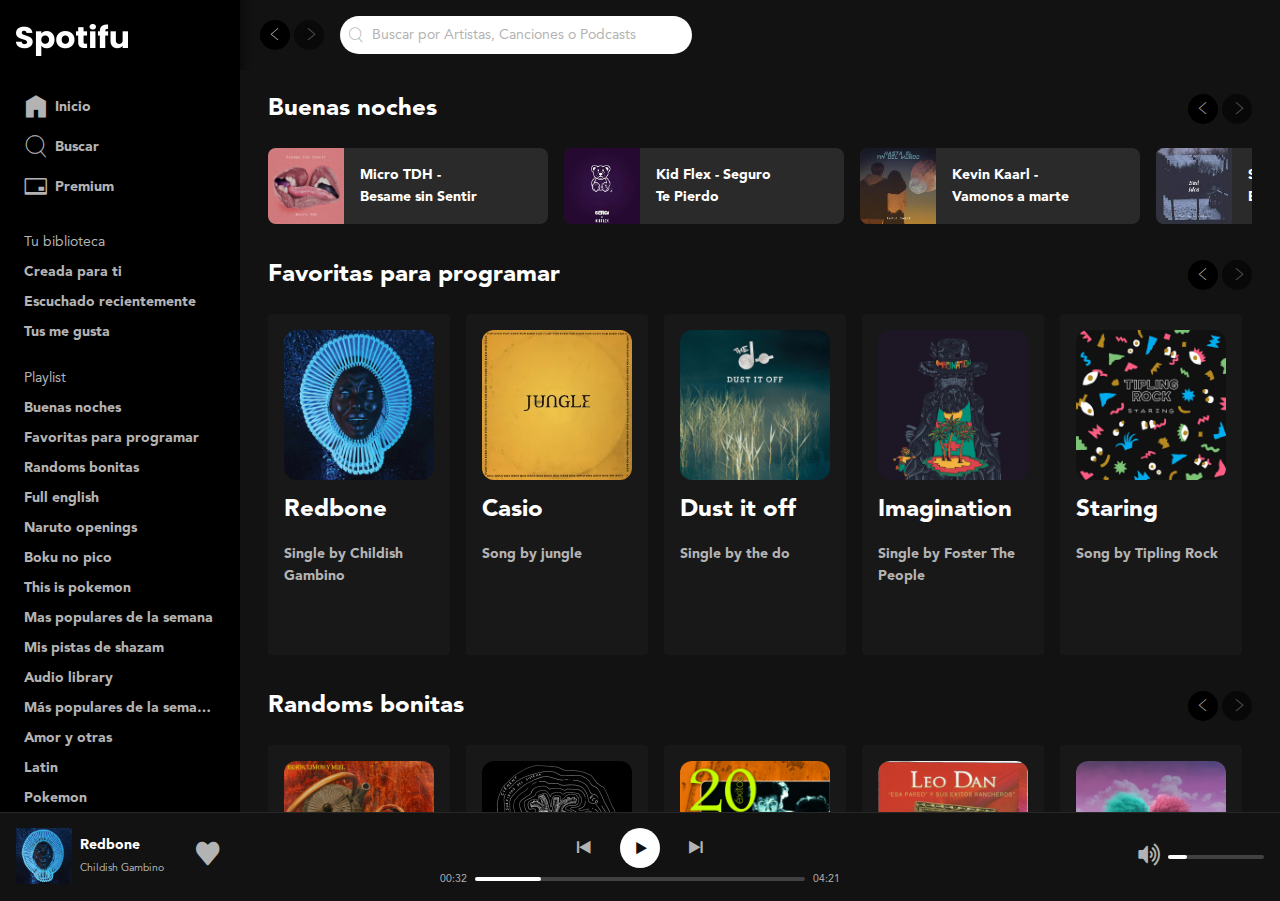
<file: index.html>
<!DOCTYPE html>
<html lang="en">
<head>
    <meta charset="UTF-8">
    <meta http-equiv="X-UA-Compatible" content="IE=edge">
    <meta name="viewport" content="width=device-width, initial-scale=1.0">
    <link rel="stylesheet" href="./css/index.css">
    <title>Spotifu</title>
    <link rel="icon" href="https://www.scdn.co/i/_global/favicon.png">
</head>
<body class="body">
    <div class="layout">
        <div class="layout-block">
            <div class="layout-sidebar">
                <div class="sidebar">
                    <header class="logo">
                        <a href="/" aria-current="page">
                            <img src="./images/spotifu-logo.png" class="logo-image" width="112" height="32" alt="Logo de spotifu">
                        </a>
                    </header>
                    <nav class="menu" aria-label="Principal">
                        <ul class="menu-list">
                            <li class="menu-item is-active">
                                <a href="/" class="link" aria-current="page">
                                    <i class="icon-home" aria-hidden="true"></i>
                                    <span>Inicio</span>
                                </a>
                            </li>
                            <li class="menu-item">
                                <a href="/" class="link">
                                    <i class="icon-search" aria-hidden="true"></i>
                                    <span>Buscar</span>
                                </a>
                            </li>
                            <li class="menu-item">
                                <a href="/" class="link">
                                    <i class="icon-creditCard" aria-hidden="true"></i>
                                    <span>Premium</span>
                                </a>
                            </li>
                        </ul>
                    </nav>
                    <nav class="list" aria-labelledby="library-navigation">
                        <h2 class="list-tittle" id="library-navigation">Tu biblioteca</h2>
                        <ul class="list-content">
                            <li class="list-item">
                                <a class="link" href="#">Creada para ti</a>
                            </li>
                            <li class="list-item">
                                <a class="link" href="#">Escuchado recientemente</a>
                            </li>
                            <li class="list-item">
                                <a class="link" href="#">Tus me gusta</a>
                            </li>
                        </ul>
                    </nav>
                    <nav class="list" aria-labelledby="playlist-navigation">
                        <h2 class="list-tittle" id="playlist.navigation">Playlist</h2>
                        <ul class="list-content">
                            <li class="list-item">
                                <a class="link" href="./two-parts/second.html">Buenas noches</a>
                            </li>
                            <li class="list-item">
                                <a class="link" href="./two-parts/third.html">Favoritas para programar</a>
                            </li>
                            <li class="list-item">
                                <a class="link" href="#">Randoms bonitas</a>
                            </li>
                            <li class="list-item">
                                <a class="link" href="#">Full english</a>
                            </li>
                            <li class="list-item">
                                <a class="link" href="#">Naruto openings</a>
                            </li>
                            <li class="list-item">
                                <a class="link" href="#">Boku no pico</a>
                            </li>
                            <li class="list-item">
                                <a class="link" href="#">This is pokemon</a>
                            </li>
                            <li class="list-item">
                                <a class="link" href="#">Mas populares de la semana</a>
                            </li>
                            <li class="list-item">
                                <a class="link" href="#">Mis pistas de shazam</a>
                            </li>
                            <li class="list-item">
                                <a class="link" href="#">Audio library</a>
                            </li>
                            <li class="list-item">
                                <span class="ellipsis">
                                    <a class="link" href="#">Más populares de la semana para ti que eres una pro</a>
                                </span>
                            </li>
                            <li class="list-item">
                                <a class="link" href="#">Amor y otras</a>
                            </li>
                            <li class="list-item">
                                <a class="link" href="#">Latin</a>
                            </li>
                            <li class="list-item">
                                <a class="link" href="#">Pokemon</a>
                            </li>
                            <li class="list-item">
                                <a class="link" href="#">Para cantar</a>
                            </li>
                            <li class="list-item">
                                <a class="link" href="#">Yui</a>
                            </li>
                        </ul>
                    </nav>
                </div>
            </div>
            <div class="layout-main">
                <div class="page">
                    <div class="sticky">
                        <div class="page-block">
                            <header class="header" aria-label="Barra superior y menu del usuario">
                                <div class="navigation">
                                    <button class="navigation-prev" aria-label="Volver" title="Volver">
                                        <i class="icon-arrowLeft" aria-hidden="true"></i>
                                    </button>
                                    <button class="navigation-next" disabled aria-label="Avanzar" title="Avanzar">
                                        <i class="icon-arrowRight" aria-hidden="true"></i>
                                    </button>
                                </div>
                            
                                <form class="search" role="navigation" aria-label="Buscar por Artistas, Canciones o Podcast">
                                    <i class="icon-search" aria-hidden="true"></i>
                                    <input class="" type="search" placeholder="Buscar por Artistas, Canciones o Podcasts" name="" id="">
                                </form>
                            </header>
                        </div>
                    </div>
                    <main class="page-block">
                        <section class="playlist-list" aria-labelledby="region1">
                            <div class="playlist-list_top">
                                <h2 class="playlist-title" id="region1">
                                    Buenas noches
                                </h2>
                    
                                <div class="navigation">
                                    <button class="navigation-prev" aria-label="Volver" title="Volver">
                                        <i class="icon-arrowLeft" aria-hidden="true"></i>
                                    </button>
                                    <button class="navigation-next" disabled aria-label="Avanzar" title="Avanzar">
                                        <i class="icon-arrowRight" aria-hidden="true"></i>
                                    </button>
                                </div>
                            </div>
                            <div class="playlist-list_container">
                                <div class="playlist-b">
                                    <div class="playlist-b_cover">
                                        <img src="./gallery-principal/besame.jpeg" alt="CBesame sin Sentir">
                                    </div>
                                    <div class="playlist-b_details">
                                        <h3 class="playlist-b_title">Micro TDH - Besame sin Sentir</h3>
                                        <div class="playlist-b_control">
                                            <button class="button-icon is-primary" alt="Reproducir la lista de reproduccion" aria-label="Reproducir la lista de reproduccion">
                                                <i class="icon-play" aria-hidden="true"></i>
                                            </button>
                                        </div>
                                    </div>
                                </div>
                                <div class="playlist-b">
                                    <div class="playlist-b_cover">
                                        <img src="./gallery-principal/seguro-te-pierdo.jpeg" alt="Seguro Te Pierdo">
                                    </div>
                                    <div class="playlist-b_details">
                                        <h3 class="playlist-b_title">Kid Flex - Seguro Te Pierdo</h3>
                                        <div class="playlist-b_control">
                                            <button class="button-icon is-primary" alt="Reproducir la lista de reproduccion" aria-label="Reproducir la lista de reproduccion">
                                                <i class="icon-play" aria-hidden="true"></i>
                                            </button>
                                        </div>
                                    </div>
                                </div>
                                <div class="playlist-b">
                                    <div class="playlist-b_cover">
                                        <img src="./gallery-principal/vamonos-a-marte.webp" alt="Vamonos a marte">
                                    </div>
                                    <div class="playlist-b_details">
                                        <h3 class="playlist-b_title">Kevin Kaarl - Vamonos a marte</h3>
                                        <div class="playlist-b_control">
                                            <button class="button-icon is-primary" alt="Reproducir la lista de reproduccion" aria-label="Reproducir la lista de reproduccion">
                                                <i class="icon-play" aria-hidden="true"></i>
                                            </button>
                                        </div>
                                    </div>
                                </div>
                                <div class="playlist-b">
                                    <div class="playlist-b_cover">
                                        <img src="./gallery-principal/shilloh.jpeg" alt="Cover de la playlist Anime Hits">
                                    </div>
                                    <div class="playlist-b_details">
                                        <h3 class="playlist-b_title">Shiloh Dinasty - Bad Idea</h3>
                                        <div class="playlist-b_control">
                                            <button class="button-icon is-primary" alt="Reproducir la lista de reproduccion" aria-label="Reproducir la lista de reproduccion">
                                                <i class="icon-play" aria-hidden="true"></i>
                                            </button>
                                        </div>
                                    </div>
                                </div>
                                <div class="playlist-b">
                                    <div class="playlist-b_cover">
                                        <img src="./gallery-principal/xtentacion.jpeg" alt="Jocelyn Flores">
                                    </div>
                                    <div class="playlist-b_details">
                                        <h3 class="playlist-b_title">XXXTENTACION - Jocelyn Flores</h3>
                                        <div class="playlist-b_control">
                                            <button class="button-icon is-primary" alt="Reproducir la lista de reproduccion" aria-label="Reproducir la lista de reproduccion">
                                                <i class="icon-play" aria-hidden="true"></i>
                                            </button>
                                        </div>
                                    </div>
                                </div>
                                <div class="playlist-b">
                                    <div class="playlist-b_cover">
                                        <img src="./gallery-principal/trouble.jpeg" alt="Coldplay - Trouble">
                                    </div>
                                    <div class="playlist-b_details">
                                        <h3 class="playlist-b_title">Coldplay - Trouble</h3>
                                        <div class="playlist-b_control">
                                            <button class="button-icon is-primary" alt="Reproducir la lista de reproduccion" aria-label="Reproducir la lista de reproduccion">
                                                <i class="icon-play" aria-hidden="true"></i>
                                            </button>
                                        </div>
                                    </div>
                                </div>
                                <div class="playlist-b">
                                    <div class="playlist-b_cover">
                                        <img src="./gallery-principal/zombie.jpeg" alt="Cover de la playlist Anime Hits">
                                    </div>
                                    <div class="playlist-b_details">
                                        <h3 class="playlist-b_title">The Cranberries - Zombie</h3>
                                        <div class="playlist-b_control">
                                            <button class="button-icon is-primary" alt="Reproducir la lista de reproduccion" aria-label="Reproducir la lista de reproduccion">
                                                <i class="icon-play" aria-hidden="true"></i>
                                            </button>
                                        </div>
                                    </div>
                                </div>
                                <div class="playlist-b">
                                    <div class="playlist-b_cover">
                                        <img src="./gallery-principal/attack.jpeg" alt="Attack on titan - Anime(Soundtrack)">
                                    </div>
                                    <div class="playlist-b_details">
                                        <h3 class="playlist-b_title">Attack on titan - Anime(Soundtrack)</h3>
                                        <div class="playlist-b_control">
                                            <button class="button-icon is-primary" alt="Reproducir la lista de reproduccion" aria-label="Reproducir la lista de reproduccion">
                                                <i class="icon-play" aria-hidden="true"></i>
                                            </button>
                                        </div>
                                    </div>
                                </div>
                                <div class="playlist-b">
                                    <div class="playlist-b_cover">
                                        <img src="./gallery-principal/naruto.jpeg" alt="Sha la la - Naruto Opening">
                                    </div>
                                    <div class="playlist-b_details">
                                        <h3 class="playlist-b_title">Sha la la - Naruto Opening</h3>
                                        <div class="playlist-b_control">
                                            <button class="button-icon is-primary" alt="Reproducir la lista de reproduccion" aria-label="Reproducir la lista de reproduccion">
                                                <i class="icon-play" aria-hidden="true"></i>
                                            </button>
                                        </div>
                                    </div>
                                </div>
                            </div>
                        </section>
                        <section class="playlist-list" aria-labelledby="region2">
                            <div class="playlist-list_top">
                                <h2 class="playlist-title" id="region2">
                                    Favoritas para programar
                                </h2>
                    
                                <div class="navigation">
                                    <button class="navigation-prev" aria-label="Volver" title="Volver">
                                        <i class="icon-arrowLeft" aria-hidden="true"></i>
                                    </button>
                                    <button class="navigation-next" disabled aria-label="Avanzar" title="Avanzar">
                                        <i class="icon-arrowRight" aria-hidden="true"></i>
                                    </button>
                                </div>
                            </div>
                            <div class="playlist-list_container">
                                <div class="playlist-a">
                                    <div class="playlist-a_cover">
                                        <img src="./gallery-principal/redbone.jpeg" alt="Sencillo de Childish Gambino">
                                        <button class="button-icon is-primary" aria-label="Reproducir" title="Reproducir">
                                            <i class="icon-play" aria-hidden="true"></i>
                                        </button>
                                    </div>
                                    <h3 class="playlist-title">Redbone</h3>
                                    <h4 class="playlist-description">Single by Childish Gambino</h4>
                                </div>
                                <div class="playlist-a">
                                    <div class="playlist-a_cover">
                                        <img src="./gallery-principal/casio.webp" alt="Song by jungle">
                                        <button class="button-icon is-primary" aria-label="Reproducir" title="Reproducir">
                                            <i class="icon-play" aria-hidden="true"></i>
                                        </button>
                                    </div>
                                    <h3 class="playlist-title">Casio</h3>
                                    <h4 class="playlist-description">Song by jungle</h4>
                                </div>
                                <div class="playlist-a">
                                    <div class="playlist-a_cover">
                                        <img src="./gallery-principal/the-do.jpeg" alt="Single by the do">
                                        <button class="button-icon is-primary" aria-label="Reproducir" title="Reproducir">
                                            <i class="icon-play" aria-hidden="true"></i>
                                        </button>
                                    </div>
                                    <h3 class="playlist-title">Dust it off</h3>
                                    <h4 class="playlist-description">Single by the do</h4>
                                </div>
                                <div class="playlist-a">
                                    <div class="playlist-a_cover">
                                        <img src="./gallery-principal/imagination.jpeg" alt="Cover de la playlist Anime Hit">
                                        <button class="button-icon is-primary" aria-label="Reproducir" title="Reproducir">
                                            <i class="icon-play" aria-hidden="true"></i>
                                        </button>
                                    </div>
                                    <h3 class="playlist-title">Imagination</h3>
                                    <h4 class="playlist-description">Single by Foster The People</h4>
                                </div>
                                <div class="playlist-a">
                                    <div class="playlist-a_cover">
                                        <img src="./gallery-principal/staring.jpeg" alt="Song by Tipling Rock">
                                        <button class="button-icon is-primary" aria-label="Reproducir" title="Reproducir">
                                            <i class="icon-play" aria-hidden="true"></i>
                                        </button>
                                    </div>
                                    <h3 class="playlist-title">Staring</h3>
                                    <h4 class="playlist-description">Song by Tipling Rock</h4>
                                </div>
                                <div  class="playlist-a">
                                    <div class="playlist-a_cover">
                                        <img src="./gallery-principal/sit-next.webp" alt="Single by Foster The People">
                                        <button  class="button-icon is-primary" aria-label="Reproducir" title="Reproducir">
                                            <i class="icon-play" aria-hidden="true"></i>
                                        </button>
                                    </div>
                                    <h3 class="playlist-title">Sit Next To Me</h3>
                                    <h4 class="playlist-description">Single by Foster The People</h4>
                                </div>
                                <div class="playlist-a">
                                    <div class="playlist-a_cover">
                                        <img src="./gallery-principal/lost-on-you.webp" alt="song by LP">
                                        <button class="button-icon is-primary" aria-label="Reproducir" title="Reproducir">
                                            <i class="icon-play" aria-hidden="true"></i>
                                        </button>
                                    </div>
                                    <h3 class="playlist-title">Lost on You</h3>
                                    <h4 class="playlist-description">Song by LP</h4>
                                </div>
                                <div class="playlist-a">
                                    <div class="playlist-a_cover">
                                        <img src="./gallery-principal/ella.jpeg" alt="song by Rata Blanca">
                                        <button class="button-icon is-primary" aria-label="Reproducir" title="Reproducir">
                                            <i class="icon-play" aria-hidden="true"></i>
                                        </button>
                                    </div>
                                    <h3 class="playlist-title">Ella</h3>
                                    <h4 class="playlist-description">Song by Rata Blanca</h4>
                                </div>
                                <div class="playlist-a">
                                    <div class="playlist-a_cover">
                                        <img src="./gallery-principal/somebody-else.jpeg" alt="song by The 1975">
                                        <button class="button-icon is-primary" aria-label="Reproducir" title="Reproducir">
                                            <i class="icon-play" aria-hidden="true"></i>
                                        </button>
                                    </div>
                                    <h3 class="playlist-title">Somebody Else</h3>
                                    <h4 class="playlist-description">Song by The 1975</h4>
                                </div>
                                <div class="playlist-a">
                                    <div class="playlist-a_cover">
                                        <img src="./gallery-principal/the-less.jpeg" alt="Song by Tame Impala">
                                        <button class="button-icon is-primary" aria-label="Reproducir" title="Reproducir">
                                            <i class="icon-play" aria-hidden="true"></i>
                                        </button>
                                    </div>
                                    <h3 class="playlist-title">The Less I Know The Better</h3>
                                    <h4 class="playlist-description">Song by Tame Impala</h4>
                                </div>
                                <div class="playlist-a">
                                    <div class="playlist-a_cover">
                                        <img src="./gallery-principal/dove.jpeg" alt="Cover de la playlist Anime Hit">
                                        <button class="button-icon is-primary" aria-label="Reproducir" title="Reproducir">
                                            <i class="icon-play" aria-hidden="true"></i>
                                        </button>
                                    </div>
                                    <h3 class="playlist-title">Dove Cameron</h3>
                                    <h4 class="playlist-description">Single by Cameron</h4>
                                </div>
                                <div class="playlist-a">
                                    <div class="playlist-a_cover">
                                        <img src="./gallery-principal/amour.jpeg" alt="Cover de la playlist Anime Hit">
                                        <button class="button-icon is-primary" aria-label="Reproducir" title="Reproducir">
                                            <i class="icon-play" aria-hidden="true"></i>
                                        </button>
                                    </div>
                                    <h3 class="playlist-title">Mon Amour</h3>
                                    <h4 class="playlist-description">Single by zzoilo</h4>
                                </div>
                            </div>
                        </section> 
                        <section class="playlist-list" aria-labelledby="region3">
                            <div class="playlist-list_top">
                                <h2 class="playlist-title" id="region3">
                                    Randoms bonitas
                                </h2>
                                <div class="navigation">
                                    <button class="navigation-prev" aria-label="Volver" title="Volver">
                                        <i class="icon-arrowLeft" aria-hidden="true"></i>
                                    </button>
                                    <button class="navigation-next" disabled aria-label="Avanzar" title="Avanzar">
                                        <i class="icon-arrowRight" aria-hidden="true"></i>
                                    </button>
                                </div>
                            </div>
                            <div class="playlist-list_container">
                                <div class="playlist-a">
                                    <div class="playlist-a_cover">
                                        <img src="./gallery-principal//te-limon.jpeg" alt="Single by Santimuk">
                                        <button class="button-icon is-primary" aria-label="Reproducir" title="Reproducir">
                                            <i class="icon-play" aria-hidden="true"></i>
                                        </button>
                                    </div>
                                    <h3 class="playlist-title">Besos Limon y Miel</h3>
                                    <h4 class="playlist-description">Single by Santimuk</h4>
                                </div>
                                <div class="playlist-a">
                                    <div class="playlist-a_cover">
                                        <img src="./gallery-principal/te-miro.jpeg" alt="Song by Sufistas Del Sistema">
                                        <button class="button-icon is-primary" aria-label="Reproducir" title="Reproducir">
                                            <i class="icon-play" aria-hidden="true"></i>
                                        </button>
                                    </div>
                                    <h3 class="playlist-title">Te Miro Para Ver Si Me Ves Miraste</h3>
                                    <h4 class="playlist-description">Song by Sufistas Del Sistema</h4>
                                </div>
                                <div class="playlist-a">
                                    <div class="playlist-a_cover">
                                        <img src="./gallery-principal/cuando-pase.jpeg" alt="Cuando Pase El Temblor">
                                        <button class="button-icon is-primary" aria-label="Reproducir" title="Reproducir">
                                            <i class="icon-play" aria-hidden="true"></i>
                                        </button>
                                    </div>
                                    <h3 class="playlist-title">Cuando Pase El Temblor</h3>
                                    <h4 class="playlist-description">Single by Soda Stereo</h4>
                                </div>
                                <div class="playlist-a">
                                    <div class="playlist-a_cover">
                                        <img src="./gallery-principal/esa-pared.jpeg" alt="Album by Leo Dan">
                                        <button class="button-icon is-primary" aria-label="Reproducir" title="Reproducir">
                                            <i class="icon-play" aria-hidden="true"></i>
                                        </button>
                                    </div>
                                    <h3 class="playlist-title">Esa Pared</h3>
                                    <h4 class="playlist-description">Album by Leo Dan</h4>
                                </div>
                                <div class="playlist-a">
                                    <div class="playlist-a_cover">
                                        <img src="./gallery-principal/kiss-me.jpeg" alt="Single by Doja Cat, SZA">
                                        <button class="button-icon is-primary" aria-label="Reproducir" title="Reproducir">
                                            <i class="icon-play" aria-hidden="true"></i>
                                        </button>
                                    </div>
                                    <h3 class="playlist-title">Kiss Me More</h3>
                                    <h4 class="playlist-description">Single by Doja Cat, SZA</h4>
                                </div>
                                <div  class="playlist-a">
                                    <div class="playlist-a_cover">
                                        <img src="./gallery-principal/lobo.jpeg" alt="Song by La Union">
                                        <button  class="button-icon is-primary" aria-label="Reproducir" title="Reproducir">
                                            <i class="icon-play" aria-hidden="true"></i>
                                        </button>
                                    </div>
                                    <h3 class="playlist-title">Lobo Hombre En Paris</h3>
                                    <h4 class="playlist-description">Song by La Union</h4>
                                </div>
                                <div class="playlist-a">
                                    <div class="playlist-a_cover">
                                        <img src="./gallery-principal/viejo.jpeg" alt="Album by Piero">
                                        <button class="button-icon is-primary" aria-label="Reproducir" title="Reproducir">
                                            <i class="icon-play" aria-hidden="true"></i>
                                        </button>
                                    </div>
                                    <h3 class="playlist-title">Mi viejo</h3>
                                    <h4 class="playlist-description">Album by Piero</h4>
                                </div>
                                <div class="playlist-a">
                                    <div class="playlist-a_cover">
                                        <img src="./gallery-principal/tren.jpeg" alt="Song by Los Prisioneros">
                                        <button class="button-icon is-primary" aria-label="Reproducir" title="Reproducir">
                                            <i class="icon-play" aria-hidden="true"></i>
                                        </button>
                                    </div>
                                    <h3 class="playlist-title">Tren Al Sur</h3>
                                    <h4 class="playlist-description">Song by Los Prisioneros</h4>
                                </div>
                                <div class="playlist-a">
                                    <div class="playlist-a_cover">
                                        <img src="./gallery-principal/verte.jpeg" alt="Song by Temple Sour">
                                        <button class="button-icon is-primary" aria-label="Reproducir" title="Reproducir">
                                            <i class="icon-play" aria-hidden="true"></i>
                                        </button>
                                    </div>
                                    <h3 class="playlist-title">Verte Asi</h3>
                                    <h4 class="playlist-description">Song by Temple Sour</h4>
                                </div>
                                <div class="playlist-a">
                                    <div class="playlist-a_cover">
                                        <img src="./gallery-principal/la-espera.jpeg" alt="Album by Cultura Profetica">
                                        <button class="button-icon is-primary" aria-label="Reproducir" title="Reproducir">
                                            <i class="icon-play" aria-hidden="true"></i>
                                        </button>
                                    </div>
                                    <h3 class="playlist-title">La espera</h3>
                                    <h4 class="playlist-description">Album by Cultura Profetica</h4>
                                </div>
                                <div class="playlist-a">
                                    <div class="playlist-a_cover">
                                        <img src="./gallery-principal/creep.jpeg" alt="Song by Radiohead">
                                        <button class="button-icon is-primary" aria-label="Reproducir" title="Reproducir">
                                            <i class="icon-play" aria-hidden="true"></i>
                                        </button>
                                    </div>
                                    <h3 class="playlist-title">Creep</h3>
                                    <h4 class="playlist-description">Song by Radiohead</h4>
                                </div>
                                <div class="playlist-a">
                                    <div class="playlist-a_cover">
                                        <img src="./gallery-principal/panda.jpeg" alt="Song by PXNDX">
                                        <button class="button-icon is-primary" aria-label="Reproducir" title="Reproducir">
                                            <i class="icon-play" aria-hidden="true"></i>
                                        </button>
                                    </div>
                                    <h3 class="playlist-title">Los Mal Aventurados No Lloran</h3>
                                    <h4 class="playlist-description">Song by PXNDX</h4>
                                </div>
                            </div>
                        </section>
                        <section class="playlist-list" aria-labelledby="region4">
                            <div class="playlist-list_top">
                                <h2 class="playlist-title" id="region4">
                                    Full english
                                </h2>
                    
                                <div class="navigation">
                                    <button class="navigation-prev" aria-label="Volver" title="Volver">
                                        <i class="icon-arrowLeft" aria-hidden="true"></i>
                                    </button>
                                    <button class="navigation-next" disabled aria-label="Avanzar" title="Avanzar">
                                        <i class="icon-arrowRight" aria-hidden="true"></i>
                                    </button>
                                </div>
                            </div>
                            <div class="playlist-list_container">
                                <div class="playlist-a">
                                    <div class="playlist-a_cover">
                                        <img src="./gallery-principal/call.jpeg" alt="Song by Hiroyuki Sawano">
                                        <button class="button-icon is-primary" aria-label="Reproducir" title="Reproducir">
                                            <i class="icon-play" aria-hidden="true"></i>
                                        </button>
                                    </div>
                                    <h3 class="playlist-title">Call Your Name</h3>
                                    <h4 class="playlist-description">Song by Hiroyuki Sawano</h4>
                                </div>
                                <div class="playlist-a">
                                    <div class="playlist-a_cover">
                                        <img src="./gallery-principal/sunflower.jpeg" alt="Single by Rex Orange County">
                                        <button class="button-icon is-primary" aria-label="Reproducir" title="Reproducir">
                                            <i class="icon-play" aria-hidden="true"></i>
                                        </button>
                                    </div>
                                    <h3 class="playlist-title">Sunflower</h3>
                                    <h4 class="playlist-description">Single by Rex Orange County</h4>
                                </div>
                                <div class="playlist-a">
                                    <div class="playlist-a_cover">
                                        <img src="./gallery-principal/boa.jpeg" alt="Song by Boa">
                                        <button class="button-icon is-primary" aria-label="Reproducir" title="Reproducir">
                                            <i class="icon-play" aria-hidden="true"></i>
                                        </button>
                                    </div>
                                    <h3 class="playlist-title">Duvet</h3>
                                    <h4 class="playlist-description">Song by Boa</h4>
                                </div>
                                <div class="playlist-a">
                                    <div class="playlist-a_cover">
                                        <img src="./gallery-principal/ugly.jpeg" alt="Son by Timmies, Nineteen95">
                                        <button class="button-icon is-primary" aria-label="Reproducir" title="Reproducir">
                                            <i class="icon-play" aria-hidden="true"></i>
                                        </button>
                                    </div>
                                    <h3 class="playlist-title">Ugly</h3>
                                    <h4 class="playlist-description">Son by Timmies, Nineteen95</h4>
                                </div>
                                <div class="playlist-a">
                                    <div class="playlist-a_cover">
                                        <img src="./gallery-principal/in-my.jpeg" alt="Single by Bedrom">
                                        <button class="button-icon is-primary" aria-label="Reproducir" title="Reproducir">
                                            <i class="icon-play" aria-hidden="true"></i>
                                        </button>
                                    </div>
                                    <h3 class="playlist-title">In My head</h3>
                                    <h4 class="playlist-description">Single by Bedrom</h4>
                                </div>
                                <div  class="playlist-a">
                                    <div class="playlist-a_cover">
                                        <img src="./gallery-principal/i-dont-wanna.jpeg" alt="Song by Billie Ellish">
                                        <button  class="button-icon is-primary" aria-label="Reproducir" title="Reproducir">
                                            <i class="icon-play" aria-hidden="true"></i>
                                        </button>
                                    </div>
                                    <h3 class="playlist-title">idontwannabeyouannymore</h3>
                                    <h4 class="playlist-description">Song by Billie Ellish</h4>
                                </div>
                                <div class="playlist-a">
                                    <div class="playlist-a_cover">
                                        <img src="./gallery-principal/bordeline.jpeg" alt="Single by Tame impala">
                                        <button class="button-icon is-primary" aria-label="Reproducir" title="Reproducir">
                                            <i class="icon-play" aria-hidden="true"></i>
                                        </button>
                                    </div>
                                    <h3 class="playlist-title">Bordeline</h3>
                                    <h4 class="playlist-description">Single by Tame impala</h4>
                                </div>
                                <div class="playlist-a">
                                    <div class="playlist-a_cover">
                                        <img src="./gallery-principal/again.jpeg" alt="Song by Timmies, Shiloh Dynasty">
                                        <button class="button-icon is-primary" aria-label="Reproducir" title="Reproducir">
                                            <i class="icon-play" aria-hidden="true"></i>
                                        </button>
                                    </div>
                                    <h3 class="playlist-title">Again</h3>
                                    <h4 class="playlist-description">Song by Timmies, Shiloh Dynasty</h4>
                                </div>
                                <div class="playlist-a">
                                    <div class="playlist-a_cover">
                                        <img src="./gallery-principal/buttercup.jpeg" alt="song by Jack Stauber">
                                        <button class="button-icon is-primary" aria-label="Reproducir" title="Reproducir">
                                            <i class="icon-play" aria-hidden="true"></i>
                                        </button>
                                    </div>
                                    <h3 class="playlist-title">Buttercup</h3>
                                    <h4 class="playlist-description">Song by Jack Stauber</h4>
                                </div>
                                <div class="playlist-a">
                                    <div class="playlist-a_cover">
                                        <img src="./gallery-principal/my-kind.webp" alt="Song by Mac DeMarco">
                                        <button class="button-icon is-primary" aria-label="Reproducir" title="Reproducir">
                                            <i class="icon-play" aria-hidden="true"></i>
                                        </button>
                                    </div>
                                    <h3 class="playlist-title">My Kind Of Woman</h3>
                                    <h4 class="playlist-description">Song by Mac DeMarco</h4>
                                </div>
                                <div class="playlist-a">
                                    <div class="playlist-a_cover">
                                        <img src="./gallery-principal/sweather.jpeg" alt="Song by The Neighbourhood">
                                        <button class="button-icon is-primary" aria-label="Reproducir" title="Reproducir">
                                            <i class="icon-play" aria-hidden="true"></i>
                                        </button>
                                    </div>
                                    <h3 class="playlist-title">Sweater Weather</h3>
                                    <h4 class="playlist-description">Song by The Neighbourhood</h4>
                                </div>
                                <div class="playlist-a">
                                    <div class="playlist-a_cover">
                                        <img src="./gallery-principal/my-love.jpeg" alt="Song by Maye">
                                        <button class="button-icon is-primary" aria-label="Reproducir" title="Reproducir">
                                            <i class="icon-play" aria-hidden="true"></i>
                                        </button>
                                    </div>
                                    <h3 class="playlist-title">My Love</h3>
                                    <h4 class="playlist-description">Song by Maye</h4>
                                </div>
                            </div>
                        </section>
                    </main>
                </div>   
            </div>
        </div>
        
        <div class="layout-block">
            <footer class="layout-bottom">
                <div class="player">
                    <div class="player-now_playing">
                        <div class="now-playing">
                            <div class="now-playing_cover">
                                <img src="./gallery-principal/redbone.jpeg" width="56" height="56" alt="Portada Grand Scape (feat. Tokio Miura) de este artista" title="Portada Grand Scape (feat. Tokio Miura)">
                            </div>
                            <div class="now-playing_details">
                                <div class="now-playing_description">
                                    <a href="#song" class="now-playing_title">
                                        Redbone
                                    </a>
                                    <a href="#RADWIMPS" class="now-playing_artist">
                                        Childish Gambino
                                    </a>
                                </div>
                                <div class="now-playing_actions">
                                    <button class="player-control" role="switch" aria-label="Guardar en tu biblioteca">
                                        <i class="icon-heart" aria-hidden="true"></i>
                                    </button>
                                </div>
                            </div>
                        </div>
                    </div>
                    <div class="player-player_controls">
                        <div class="player-controls">
                            <div class="player-controls-button" aria-label="Controles de reproduccion">
                                <button class="button-icon" aria-label="Anterior" aria-label="Anterior">
                                    <i class="icon-prev" aria-hidden="true"></i>
                                </button>
                                <button class="button-icon is-white" aria-label="Reproducir" aria-label="Reproducir">
                                    <i class="icon-play" aria-hidden="true"></i>
                                </button>
                                <button class="button-icon" aria-label="Siguiente" aria-label="Siguiente">
                                    <i class="icon-next" aria-hidden="true"></i>
                                </button>
                            </div>
                            <div class="player-playback">
                                <span class="player-playback_progress-time">00:32</span>
                                <div class="player-playback_slider">
                                    <div class="slider">
                                        <div class="slider-progress">
                                            <button class="slider-button" aria-label="Controlar el progreso de la reproduccion"></button>
                                        </div>
                                    </div>
                                </div>
                                <span class="player-playback_progress-time">04:21</span>
                            </div>
                        </div>
                    </div>
                
                    <div class="player-player_volume">
                        <div class="player-volume">
                            <button class="player-control" aria-label="Silenciar" aria-describedat="volume-icon">
                                <i class="icon-volumeUp" id="volume-icon" role="presentation" aria-label="Volume alto"></i>
                            </button>
                            <div class="player-volume_slider">
                                <div class="slider">
                                    <div class="slider-progress">
                                        <button class="slider-button" aria-label="Controlar el progreso de la reproduccion"></button>
                                    </div>
                                </div>
                            </div>
                        </div>
                    </div>
                </div>
            </footer>
        </div>
    </div>
</body>
</html>
</file>
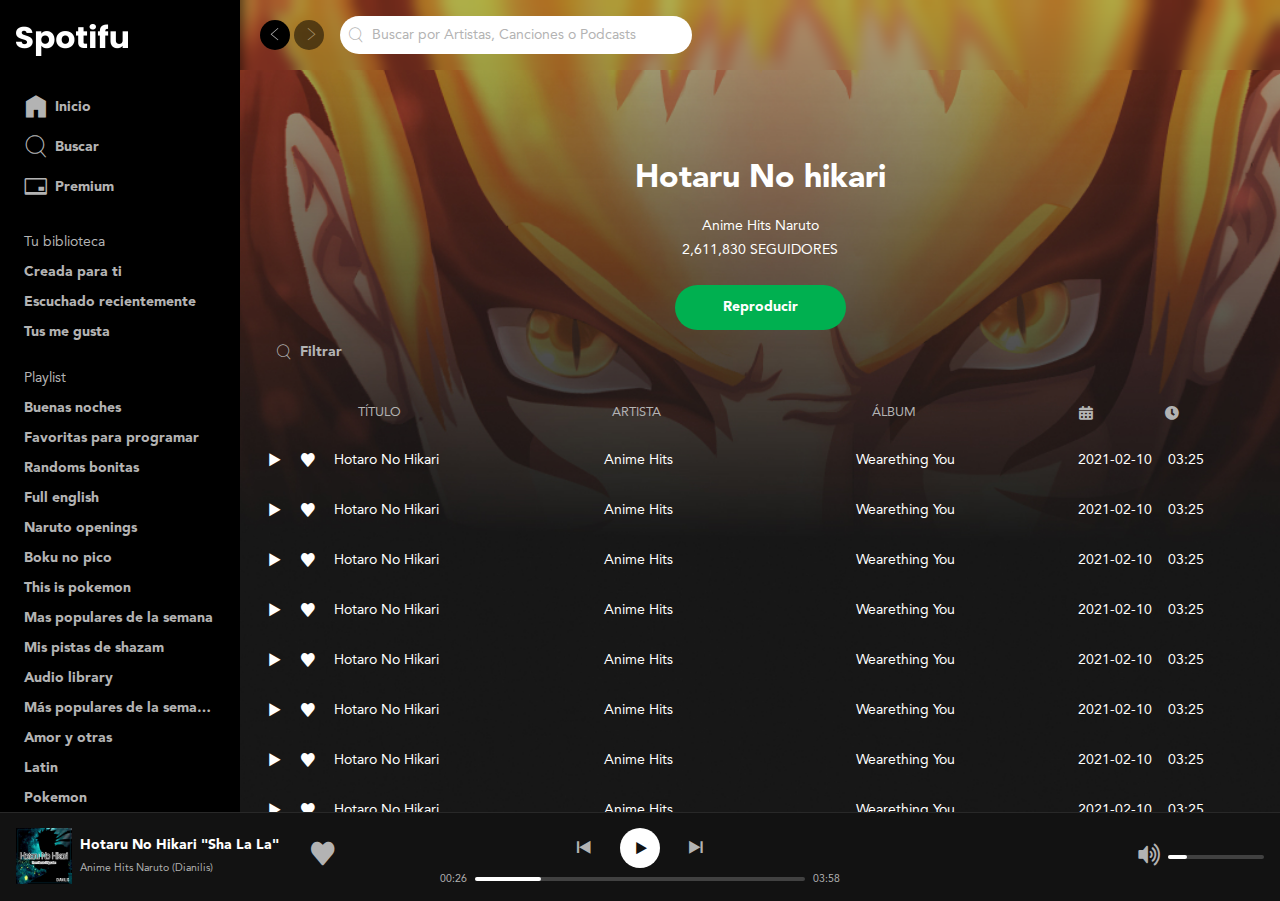
<file: two-parts/second.html>
<!DOCTYPE html>
<html lang="en">
<head>
    <meta charset="UTF-8">
    <meta http-equiv="X-UA-Compatible" content="IE=edge">
    <meta name="viewport" content="width=device-width, initial-scale=1.0">
    <link rel="stylesheet" href="../css/index.css">
    <title>Spotifu</title>
    <link rel="icon" href="https://www.scdn.co/i/_global/favicon.png">
</head>
<body class="body">
    <div class="layout">
        <div class="layout-block">
            <div class="layout-sidebar">
                <div class="sidebar">
                    <header class="logo">
                        <a href="/" aria-current="page">
                            <img src="../images/spotifu-logo.png" class="logo-image" width="112" height="32" alt="Logo de spotifu">
                        </a>
                    </header>
                    <nav class="menu" aria-label="Principal">
                        <ul class="menu-list">
                            <li class="menu-item is-active">
                                <a href="/" class="link" aria-current="page">
                                    <i class="icon-home" aria-hidden="true"></i>
                                    <span>Inicio</span>
                                </a>
                            </li>
                            <li class="menu-item">
                                <a href="/" class="link">
                                    <i class="icon-search" aria-hidden="true"></i>
                                    <span>Buscar</span>
                                </a>
                            </li>
                            <li class="menu-item">
                                <a href="/" class="link">
                                    <i class="icon-creditCard" aria-hidden="true"></i>
                                    <span>Premium</span>
                                </a>
                            </li>
                        </ul>
                    </nav>
                    <nav class="list" aria-labelledby="library-navigation">
                        <h2 class="list-tittle" id="library-navigation">Tu biblioteca</h2>
                        <ul class="list-content">
                            <li class="list-item">
                                <a class="link" href="#">Creada para ti</a>
                            </li>
                            <li class="list-item">
                                <a class="link" href="#">Escuchado recientemente</a>
                            </li>
                            <li class="list-item">
                                <a class="link" href="#">Tus me gusta</a>
                            </li>
                        </ul>
                    </nav>
                    <nav class="list" aria-labelledby="playlist-navigation">
                        <h2 class="list-tittle" id="playlist.navigation">Playlist</h2>
                        <ul class="list-content">
                            <li class="list-item">
                                <a class="link" href="#">Buenas noches</a>
                            </li>
                            <li class="list-item">
                                <span class="ellipsis">
                                    <a class="link" href="#">Favoritas para programar</a>
                                </span>
                            </li>
                            <li class="list-item">
                                <a class="link" href="#">Randoms bonitas</a>
                            </li>
                            <li class="list-item">
                                <a class="link" href="#">Full english</a>
                            </li>
                            <li class="list-item">
                                <a class="link" href="#">Naruto openings</a>
                            </li>
                            <li class="list-item">
                                <a class="link" href="#">Boku no pico</a>
                            </li>
                            <li class="list-item">
                                <a class="link" href="#">This is pokemon</a>
                            </li>
                            <li class="list-item">
                                <a class="link" href="#">Mas populares de la semana</a>
                            </li>
                            <li class="list-item">
                                <a class="link" href="#">Mis pistas de shazam</a>
                            </li>
                            <li class="list-item">
                                <a class="link" href="#">Audio library</a>
                            </li>
                            <li class="list-item">
                                <span class="ellipsis">
                                    <a class="link" href="#">Más populares de la semana para ti que eres una pro</a>
                                </span>
                            </li>
                            <li class="list-item">
                                <a class="link" href="#">Amor y otras</a>
                            </li>
                            <li class="list-item">
                                <a class="link" href="#">Latin</a>
                            </li>
                            <li class="list-item">
                                <a class="link" href="#">Pokemon</a>
                            </li>
                            <li class="list-item">
                                <a class="link" href="#">Para cantar</a>
                            </li>
                            <li class="list-item">
                                <a class="link" href="#">Yui</a>
                            </li>
                        </ul>
                    </nav>
                </div>
            </div>
            <div class="layout-main_second">
                <div class="page">
                    <div class="sticky">
                        <div class="page-block">
                            <header class="header" aria-label="Barra superior y menu del usuario">
                                <div class="navigation">
                                    <button class="navigation-prev" aria-label="Volver" title="Volver">
                                        <i class="icon-arrowLeft" aria-hidden="true"></i>
                                    </button>
                                    <button class="navigation-next" disabled aria-label="Avanzar" title="Avanzar">
                                        <i class="icon-arrowRight" aria-hidden="true"></i>
                                    </button>
                                </div>
                                <form class="search" role="navigation" aria-label="Buscar por Artistas, Canciones o Podcast">
                                    <i class="icon-search" aria-hidden="true"></i>
                                    <input class="" type="search" placeholder="Buscar por Artistas, Canciones o Podcasts" name="" id="">
                                </form>
                            </header>
                        </div>
                    </div>
                    <main class="page-block_second">
                        <div class="description-music">
                            <div class="title-music">
                                <h2>Hotaru No hikari</h2>
                            </div>
                            <div class="description">
                                <p class="anime-album">
                                    Anime Hits Naruto
                                </p>
                                <p class="followers">
                                    2,611,830 SEGUIDORES
                                </p>
                            </div>
                            <div class="player_action">
                                <button class="button-for_two">
                                    Reproducir
                                </button>
                            </div>
                        </div>
                    </main>
                    <main class="page-bottom">
                        <form class="filter-search" role="navigation" aria-label="Filtrar">
                            <i class="icon-search" aria-hidden="true"></i>
                            <input class="" type="search" placeholder="Filtrar" name="" id="">
                        </form>
                        <div class="description-list">
                            <div class="elements-description">
                                <div class="content-elements">
                                    <h2>
                                        TÍTULO
                                    </h2>
                                    <h2>
                                        ARTISTA
                                    </h2>
                                    <h2>
                                        ÁLBUM
                                    </h2>
                                </div>
                                <div class="icon-list_elements">
                                    <i class="icon-calendar"></i>
                                    <i class="icon-clock"></i>
                                </div>
                            </div>
                        </div>
                        <div class="artist-title_description">
                            <div class="content-information">
                                <div class="name-music">
                                    <i class="icon-play"></i>
                                    <i class="icon-heart"></i>
                                    <p>Hotaro No Hikari</p>
                                </div>
                                <div class="artist-music">
                                    Anime Hits
                                </div>
                                <div class="artist-album">
                                    Wearething You
                                </div>
                            </div>
                            <div class="contet-icon_description">
                                <p>2021-02-10</p>
                                <p>03:25</p>
                            </div>
                        </div>
                        <div class="artist-title_description">
                            <div class="content-information">
                                <div class="name-music">
                                    <i class="icon-play"></i>
                                    <i class="icon-heart"></i>
                                    <p>Hotaro No Hikari</p>
                                </div>
                                <div class="artist-music">
                                    Anime Hits
                                </div>
                                <div class="artist-album">
                                    Wearething You
                                </div>
                            </div>
                            <div class="contet-icon_description">
                                <p>2021-02-10</p>
                                <p>03:25</p>
                            </div>
                        </div>
                        <div class="artist-title_description">
                            <div class="content-information">
                                <div class="name-music">
                                    <i class="icon-play"></i>
                                    <i class="icon-heart"></i>
                                    <p>Hotaro No Hikari</p>
                                </div>
                                <div class="artist-music">
                                    Anime Hits
                                </div>
                                <div class="artist-album">
                                    Wearething You
                                </div>
                            </div>
                            <div class="contet-icon_description">
                                <p>2021-02-10</p>
                                <p>03:25</p>
                            </div>
                        </div>
                        <div class="artist-title_description">
                            <div class="content-information">
                                <div class="name-music">
                                    <i class="icon-play"></i>
                                    <i class="icon-heart"></i>
                                    <p>Hotaro No Hikari</p>
                                </div>
                                <div class="artist-music">
                                    Anime Hits
                                </div>
                                <div class="artist-album">
                                    Wearething You
                                </div>
                            </div>
                            <div class="contet-icon_description">
                                <p>2021-02-10</p>
                                <p>03:25</p>
                            </div>
                        </div>
                        <div class="artist-title_description">
                            <div class="content-information">
                                <div class="name-music">
                                    <i class="icon-play"></i>
                                    <i class="icon-heart"></i>
                                    <p>Hotaro No Hikari</p>
                                </div>
                                <div class="artist-music">
                                    Anime Hits
                                </div>
                                <div class="artist-album">
                                    Wearething You
                                </div>
                            </div>
                            <div class="contet-icon_description">
                                <p>2021-02-10</p>
                                <p>03:25</p>
                            </div>
                        </div>
                        <div class="artist-title_description">
                            <div class="content-information">
                                <div class="name-music">
                                    <i class="icon-play"></i>
                                    <i class="icon-heart"></i>
                                    <p>Hotaro No Hikari</p>
                                </div>
                                <div class="artist-music">
                                    Anime Hits
                                </div>
                                <div class="artist-album">
                                    Wearething You
                                </div>
                            </div>
                            <div class="contet-icon_description">
                                <p>2021-02-10</p>
                                <p>03:25</p>
                            </div>
                        </div>
                        <div class="artist-title_description">
                            <div class="content-information">
                                <div class="name-music">
                                    <i class="icon-play"></i>
                                    <i class="icon-heart"></i>
                                    <p>Hotaro No Hikari</p>
                                </div>
                                <div class="artist-music">
                                    Anime Hits
                                </div>
                                <div class="artist-album">
                                    Wearething You
                                </div>
                            </div>
                            <div class="contet-icon_description">
                                <p>2021-02-10</p>
                                <p>03:25</p>
                            </div>
                        </div>
                        <div class="artist-title_description">
                            <div class="content-information">
                                <div class="name-music">
                                    <i class="icon-play"></i>
                                    <i class="icon-heart"></i>
                                    <p>Hotaro No Hikari</p>
                                </div>
                                <div class="artist-music">
                                    Anime Hits
                                </div>
                                <div class="artist-album">
                                    Wearething You
                                </div>
                            </div>
                            <div class="contet-icon_description">
                                <p>2021-02-10</p>
                                <p>03:25</p>
                            </div>
                        </div>
                        <div class="artist-title_description">
                            <div class="content-information">
                                <div class="name-music">
                                    <i class="icon-play"></i>
                                    <i class="icon-heart"></i>
                                    <p>Hotaro No Hikari</p>
                                </div>
                                <div class="artist-music">
                                    Anime Hits
                                </div>
                                <div class="artist-album">
                                    Wearething You
                                </div>
                            </div>
                            <div class="contet-icon_description">
                                <p>2021-02-10</p>
                                <p>03:25</p>
                            </div>
                        </div>
                        <div class="artist-title_description">
                            <div class="content-information">
                                <div class="name-music">
                                    <i class="icon-play"></i>
                                    <i class="icon-heart"></i>
                                    <p>Hotaro No Hikari</p>
                                </div>
                                <div class="artist-music">
                                    Anime Hits
                                </div>
                                <div class="artist-album">
                                    Wearething You
                                </div>
                            </div>
                            <div class="contet-icon_description">
                                <p>2021-02-10</p>
                                <p>03:25</p>
                            </div>
                        </div>
                        <div class="artist-title_description">
                            <div class="content-information">
                                <div class="name-music">
                                    <i class="icon-play"></i>
                                    <i class="icon-heart"></i>
                                    <p>Hotaro No Hikari</p>
                                </div>
                                <div class="artist-music">
                                    Anime Hits
                                </div>
                                <div class="artist-album">
                                    Wearething You
                                </div>
                            </div>
                            <div class="contet-icon_description">
                                <p>2021-02-10</p>
                                <p>03:25</p>
                            </div>
                        </div>
                        <div class="artist-title_description">
                            <div class="content-information">
                                <div class="name-music">
                                    <i class="icon-play"></i>
                                    <i class="icon-heart"></i>
                                    <p>Hotaro No Hikari</p>
                                </div>
                                <div class="artist-music">
                                    Anime Hits
                                </div>
                                <div class="artist-album">
                                    Wearething You
                                </div>
                            </div>
                            <div class="contet-icon_description">
                                <p>2021-02-10</p>
                                <p>03:25</p>
                            </div>
                        </div>
                        <div class="artist-title_description">
                            <div class="content-information">
                                <div class="name-music">
                                    <i class="icon-play"></i>
                                    <i class="icon-heart"></i>
                                    <p>Hotaro No Hikari</p>
                                </div>
                                <div class="artist-music">
                                    Anime Hits
                                </div>
                                <div class="artist-album">
                                    Wearething You
                                </div>
                            </div>
                            <div class="contet-icon_description">
                                <p>2021-02-10</p>
                                <p>03:25</p>
                            </div>
                        </div>
                        <div class="artist-title_description">
                            <div class="content-information">
                                <div class="name-music">
                                    <i class="icon-play"></i>
                                    <i class="icon-heart"></i>
                                    <p>Hotaro No Hikari</p>
                                </div>
                                <div class="artist-music">
                                    Anime Hits
                                </div>
                                <div class="artist-album">
                                    Wearething You
                                </div>
                            </div>
                            <div class="contet-icon_description">
                                <p>2021-02-10</p>
                                <p>03:25</p>
                            </div>
                        </div>
                    </main>
                </div>   
            </div>
        </div>
        
        <div class="layout-block">
            <footer class="layout-bottom">
                <div class="player">
                    <div class="player-now_playing">
                        <div class="now-playing">
                            <div class="now-playing_cover">
                                <img src="../gallery-principal/naruto.jpeg" width="56" height="56" alt="Portada Grand Scape (feat. Tokio Miura) de este artista" title="Portada Grand Scape (feat. Tokio Miura)">
                            </div>
                            <div class="now-playing_details">
                                <div class="now-playing_description">
                                    <a href="#song" class="now-playing_title">
                                        Hotaru No Hikari "Sha La La"
                                    </a>
                                    <a href="#RADWIMPS" class="now-playing_artist">
                                        Anime Hits Naruto (Dianilis)
                                    </a>
                                </div>
                                <div class="now-playing_actions">
                                    <button class="player-control" role="switch" aria-label="Guardar en tu biblioteca">
                                        <i class="icon-heart" aria-hidden="true"></i>
                                    </button>
                                </div>
                            </div>
                        </div>
                    </div>
                    <div class="player-player_controls">
                        <div class="player-controls">
                            <div class="player-controls-button" aria-label="Controles de reproduccion">
                                <button class="button-icon" aria-label="Anterior" aria-label="Anterior">
                                    <i class="icon-prev" aria-hidden="true"></i>
                                </button>
                                <button class="button-icon is-white" aria-label="Reproducir" aria-label="Reproducir">
                                    <i class="icon-play" aria-hidden="true"></i>
                                </button>
                                <button class="button-icon" aria-label="Siguiente" aria-label="Siguiente">
                                    <i class="icon-next" aria-hidden="true"></i>
                                </button>
                            </div>
                            <div class="player-playback">
                                <span class="player-playback_progress-time">00:26</span>
                                <div class="player-playback_slider">
                                    <div class="slider">
                                        <div class="slider-progress">
                                            <button class="slider-button" aria-label="Controlar el progreso de la reproduccion"></button>
                                        </div>
                                    </div>
                                </div>
                                <span class="player-playback_progress-time">03:58</span>
                            </div>
                        </div>
                    </div>
                
                    <div class="player-player_volume">
                        <div class="player-volume">
                            <button class="player-control" aria-label="Silenciar" aria-describedat="volume-icon">
                                <i class="icon-volumeUp" id="volume-icon" role="presentation" aria-label="Volume alto"></i>
                            </button>
                            <div class="player-volume_slider">
                                <div class="slider">
                                    <div class="slider-progress">
                                        <button class="slider-button" aria-label="Controlar el progreso de la reproduccion"></button>
                                    </div>
                                </div>
                            </div>
                        </div>
                    </div>
                </div>
            </footer>
        </div>
    </div>
</body>
</html>
</file>
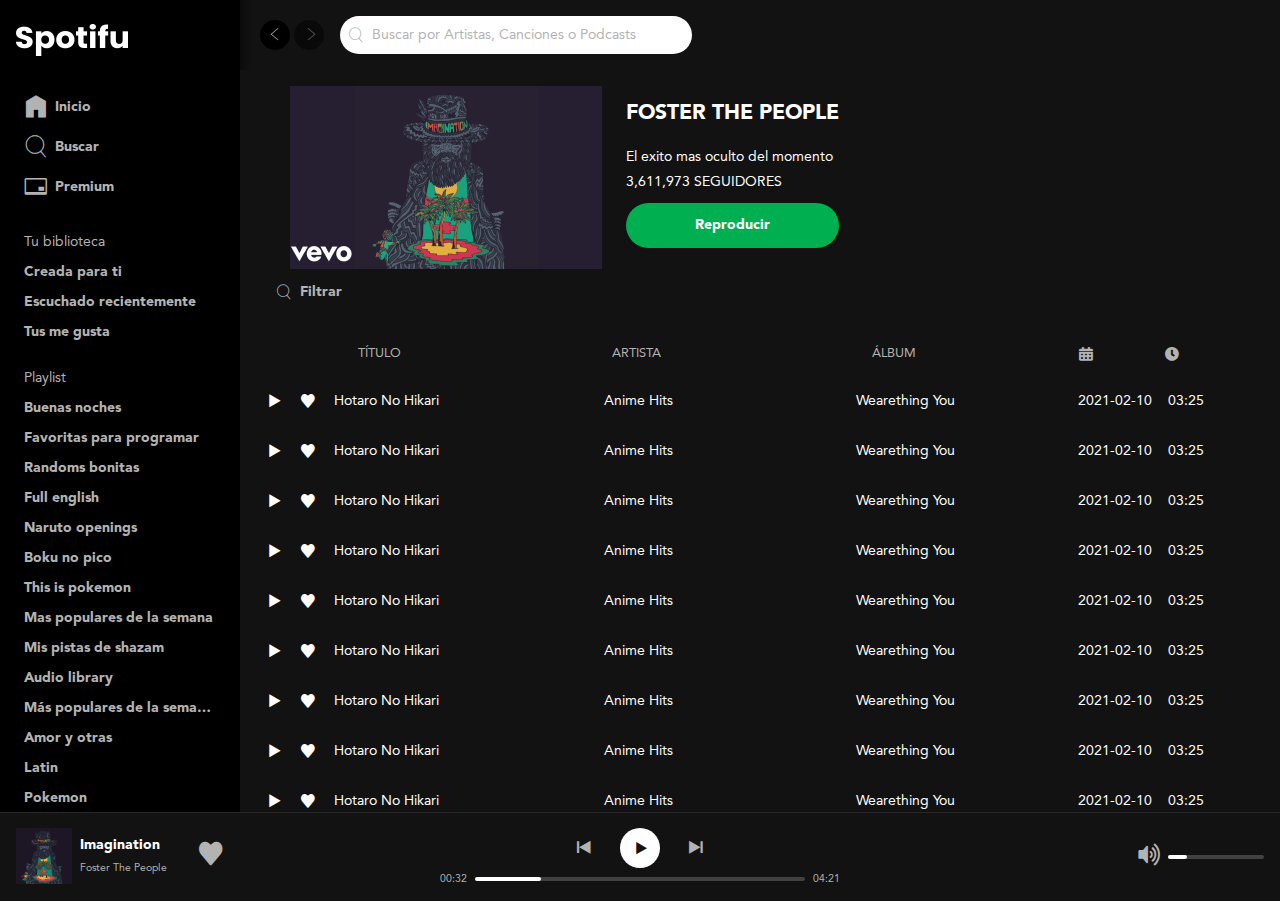
<file: two-parts/third.html>
<!DOCTYPE html>
<html lang="en">
<head>
    <meta charset="UTF-8">
    <meta http-equiv="X-UA-Compatible" content="IE=edge">
    <meta name="viewport" content="width=device-width, initial-scale=1.0">
    <link rel="stylesheet" href="../css/index.css">
    <title>Spotifu</title>
    <link rel="icon" href="https://www.scdn.co/i/_global/favicon.png">
</head>
<body class="body">
    <div class="layout">
        <div class="layout-block">
            <div class="layout-sidebar">
                <div class="sidebar">
                    <header class="logo">
                        <a href="/" aria-current="page">
                            <img src="../images/spotifu-logo.png" class="logo-image" width="112" height="32" alt="Logo de spotifu">
                        </a>
                    </header>
                    <nav class="menu" aria-label="Principal">
                        <ul class="menu-list">
                            <li class="menu-item is-active">
                                <a href="/" class="link" aria-current="page">
                                    <i class="icon-home" aria-hidden="true"></i>
                                    <span>Inicio</span>
                                </a>
                            </li>
                            <li class="menu-item">
                                <a href="/" class="link">
                                    <i class="icon-search" aria-hidden="true"></i>
                                    <span>Buscar</span>
                                </a>
                            </li>
                            <li class="menu-item">
                                <a href="/" class="link">
                                    <i class="icon-creditCard" aria-hidden="true"></i>
                                    <span>Premium</span>
                                </a>
                            </li>
                        </ul>
                    </nav>
                    <nav class="list" aria-labelledby="library-navigation">
                        <h2 class="list-tittle" id="library-navigation">Tu biblioteca</h2>
                        <ul class="list-content">
                            <li class="list-item">
                                <a class="link" href="#">Creada para ti</a>
                            </li>
                            <li class="list-item">
                                <a class="link" href="#">Escuchado recientemente</a>
                            </li>
                            <li class="list-item">
                                <a class="link" href="#">Tus me gusta</a>
                            </li>
                        </ul>
                    </nav>
                    <nav class="list" aria-labelledby="playlist-navigation">
                        <h2 class="list-tittle" id="playlist.navigation">Playlist</h2>
                        <ul class="list-content">
                            <li class="list-item">
                                <a class="link" href="../two-parts/second.html">Buenas noches</a>
                            </li>
                            <li class="list-item">
                                <span class="ellipsis">
                                    <a class="link" href="../two-parts/third.html">Favoritas para programar</a>
                                </span>
                            </li>
                            <li class="list-item">
                                <a class="link" href="#">Randoms bonitas</a>
                            </li>
                            <li class="list-item">
                                <a class="link" href="#">Full english</a>
                            </li>
                            <li class="list-item">
                                <a class="link" href="#">Naruto openings</a>
                            </li>
                            <li class="list-item">
                                <a class="link" href="#">Boku no pico</a>
                            </li>
                            <li class="list-item">
                                <a class="link" href="#">This is pokemon</a>
                            </li>
                            <li class="list-item">
                                <a class="link" href="#">Mas populares de la semana</a>
                            </li>
                            <li class="list-item">
                                <a class="link" href="#">Mis pistas de shazam</a>
                            </li>
                            <li class="list-item">
                                <a class="link" href="#">Audio library</a>
                            </li>
                            <li class="list-item">
                                <span class="ellipsis">
                                    <a class="link" href="#">Más populares de la semana para ti que eres una pro</a>
                                </span>
                            </li>
                            <li class="list-item">
                                <a class="link" href="#">Amor y otras</a>
                            </li>
                            <li class="list-item">
                                <a class="link" href="#">Latin</a>
                            </li>
                            <li class="list-item">
                                <a class="link" href="#">Pokemon</a>
                            </li>
                            <li class="list-item">
                                <a class="link" href="#">Para cantar</a>
                            </li>
                            <li class="list-item">
                                <a class="link" href="#">Yui</a>
                            </li>
                        </ul>
                    </nav>
                </div>
            </div>
            <div class="layout-main_third">
                <div class="page">
                    <div class="sticky">
                        <div class="page-block">
                            <header class="header" aria-label="Barra superior y menu del usuario">
                                <div class="navigation">
                                    <button class="navigation-prev" aria-label="Volver" title="Volver">
                                        <i class="icon-arrowLeft" aria-hidden="true"></i>
                                    </button>
                                    <button class="navigation-next" disabled aria-label="Avanzar" title="Avanzar">
                                        <i class="icon-arrowRight" aria-hidden="true"></i>
                                    </button>
                                </div>
                                <form class="search" role="navigation" aria-label="Buscar por Artistas, Canciones o Podcast">
                                    <i class="icon-search" aria-hidden="true"></i>
                                    <input class="" type="search" placeholder="Buscar por Artistas, Canciones o Podcasts" name="" id="">
                                </form>
                            </header>
                        </div>
                    </div>
                    <main class="page-block_third">
                        <div class="description-music_top">
                            <div class="content-image_third">
                                <img src="../images/imagination.jpg" alt="">
                            </div>
                            <div class="content-decription_right">
                                <h2 class="anime-album_third">
                                    FOSTER THE PEOPLE
                                </h2>
                                <p class="exit">
                                    El exito mas oculto del momento
                                </p>
                                <p class="followers_third">
                                    3,611,973 SEGUIDORES
                                </p>
                                <button class="button-for_two">
                                    Reproducir
                                </button>
                            </div>
                        </div>
                    </main>
                    <main class="page-bottom">
                        <form class="filter-search" role="navigation" aria-label="Filtrar">
                            <i class="icon-search" aria-hidden="true"></i>
                            <input class="" type="search" placeholder="Filtrar" name="" id="">
                        </form>
                        <div class="description-list">
                            <div class="elements-description">
                                <div class="content-elements">
                                    <h2>
                                        TÍTULO
                                    </h2>
                                    <h2>
                                        ARTISTA
                                    </h2>
                                    <h2>
                                        ÁLBUM
                                    </h2>
                                </div>
                                <div class="icon-list_elements">
                                    <i class="icon-calendar"></i>
                                    <i class="icon-clock"></i>
                                </div>
                            </div>
                        </div>
                        <div class="artist-title_description">
                            <div class="content-information">
                                <div class="name-music">
                                    <i class="icon-play"></i>
                                    <i class="icon-heart"></i>
                                    <p>Hotaro No Hikari</p>
                                </div>
                                <div class="artist-music">
                                    Anime Hits
                                </div>
                                <div class="artist-album">
                                    Wearething You
                                </div>
                            </div>
                            <div class="contet-icon_description">
                                <p>2021-02-10</p>
                                <p>03:25</p>
                            </div>
                        </div>
                        <div class="artist-title_description">
                            <div class="content-information">
                                <div class="name-music">
                                    <i class="icon-play"></i>
                                    <i class="icon-heart"></i>
                                    <p>Hotaro No Hikari</p>
                                </div>
                                <div class="artist-music">
                                    Anime Hits
                                </div>
                                <div class="artist-album">
                                    Wearething You
                                </div>
                            </div>
                            <div class="contet-icon_description">
                                <p>2021-02-10</p>
                                <p>03:25</p>
                            </div>
                        </div>
                        <div class="artist-title_description">
                            <div class="content-information">
                                <div class="name-music">
                                    <i class="icon-play"></i>
                                    <i class="icon-heart"></i>
                                    <p>Hotaro No Hikari</p>
                                </div>
                                <div class="artist-music">
                                    Anime Hits
                                </div>
                                <div class="artist-album">
                                    Wearething You
                                </div>
                            </div>
                            <div class="contet-icon_description">
                                <p>2021-02-10</p>
                                <p>03:25</p>
                            </div>
                        </div>
                        <div class="artist-title_description">
                            <div class="content-information">
                                <div class="name-music">
                                    <i class="icon-play"></i>
                                    <i class="icon-heart"></i>
                                    <p>Hotaro No Hikari</p>
                                </div>
                                <div class="artist-music">
                                    Anime Hits
                                </div>
                                <div class="artist-album">
                                    Wearething You
                                </div>
                            </div>
                            <div class="contet-icon_description">
                                <p>2021-02-10</p>
                                <p>03:25</p>
                            </div>
                        </div>
                        <div class="artist-title_description">
                            <div class="content-information">
                                <div class="name-music">
                                    <i class="icon-play"></i>
                                    <i class="icon-heart"></i>
                                    <p>Hotaro No Hikari</p>
                                </div>
                                <div class="artist-music">
                                    Anime Hits
                                </div>
                                <div class="artist-album">
                                    Wearething You
                                </div>
                            </div>
                            <div class="contet-icon_description">
                                <p>2021-02-10</p>
                                <p>03:25</p>
                            </div>
                        </div>
                        <div class="artist-title_description">
                            <div class="content-information">
                                <div class="name-music">
                                    <i class="icon-play"></i>
                                    <i class="icon-heart"></i>
                                    <p>Hotaro No Hikari</p>
                                </div>
                                <div class="artist-music">
                                    Anime Hits
                                </div>
                                <div class="artist-album">
                                    Wearething You
                                </div>
                            </div>
                            <div class="contet-icon_description">
                                <p>2021-02-10</p>
                                <p>03:25</p>
                            </div>
                        </div>
                        <div class="artist-title_description">
                            <div class="content-information">
                                <div class="name-music">
                                    <i class="icon-play"></i>
                                    <i class="icon-heart"></i>
                                    <p>Hotaro No Hikari</p>
                                </div>
                                <div class="artist-music">
                                    Anime Hits
                                </div>
                                <div class="artist-album">
                                    Wearething You
                                </div>
                            </div>
                            <div class="contet-icon_description">
                                <p>2021-02-10</p>
                                <p>03:25</p>
                            </div>
                        </div>
                        <div class="artist-title_description">
                            <div class="content-information">
                                <div class="name-music">
                                    <i class="icon-play"></i>
                                    <i class="icon-heart"></i>
                                    <p>Hotaro No Hikari</p>
                                </div>
                                <div class="artist-music">
                                    Anime Hits
                                </div>
                                <div class="artist-album">
                                    Wearething You
                                </div>
                            </div>
                            <div class="contet-icon_description">
                                <p>2021-02-10</p>
                                <p>03:25</p>
                            </div>
                        </div>
                        <div class="artist-title_description">
                            <div class="content-information">
                                <div class="name-music">
                                    <i class="icon-play"></i>
                                    <i class="icon-heart"></i>
                                    <p>Hotaro No Hikari</p>
                                </div>
                                <div class="artist-music">
                                    Anime Hits
                                </div>
                                <div class="artist-album">
                                    Wearething You
                                </div>
                            </div>
                            <div class="contet-icon_description">
                                <p>2021-02-10</p>
                                <p>03:25</p>
                            </div>
                        </div>
                        <div class="artist-title_description">
                            <div class="content-information">
                                <div class="name-music">
                                    <i class="icon-play"></i>
                                    <i class="icon-heart"></i>
                                    <p>Hotaro No Hikari</p>
                                </div>
                                <div class="artist-music">
                                    Anime Hits
                                </div>
                                <div class="artist-album">
                                    Wearething You
                                </div>
                            </div>
                            <div class="contet-icon_description">
                                <p>2021-02-10</p>
                                <p>03:25</p>
                            </div>
                        </div>
                        <div class="artist-title_description">
                            <div class="content-information">
                                <div class="name-music">
                                    <i class="icon-play"></i>
                                    <i class="icon-heart"></i>
                                    <p>Hotaro No Hikari</p>
                                </div>
                                <div class="artist-music">
                                    Anime Hits
                                </div>
                                <div class="artist-album">
                                    Wearething You
                                </div>
                            </div>
                            <div class="contet-icon_description">
                                <p>2021-02-10</p>
                                <p>03:25</p>
                            </div>
                        </div>
                        <div class="artist-title_description">
                            <div class="content-information">
                                <div class="name-music">
                                    <i class="icon-play"></i>
                                    <i class="icon-heart"></i>
                                    <p>Hotaro No Hikari</p>
                                </div>
                                <div class="artist-music">
                                    Anime Hits
                                </div>
                                <div class="artist-album">
                                    Wearething You
                                </div>
                            </div>
                            <div class="contet-icon_description">
                                <p>2021-02-10</p>
                                <p>03:25</p>
                            </div>
                        </div>
                        <div class="artist-title_description">
                            <div class="content-information">
                                <div class="name-music">
                                    <i class="icon-play"></i>
                                    <i class="icon-heart"></i>
                                    <p>Hotaro No Hikari</p>
                                </div>
                                <div class="artist-music">
                                    Anime Hits
                                </div>
                                <div class="artist-album">
                                    Wearething You
                                </div>
                            </div>
                            <div class="contet-icon_description">
                                <p>2021-02-10</p>
                                <p>03:25</p>
                            </div>
                        </div>
                        <div class="artist-title_description">
                            <div class="content-information">
                                <div class="name-music">
                                    <i class="icon-play"></i>
                                    <i class="icon-heart"></i>
                                    <p>Hotaro No Hikari</p>
                                </div>
                                <div class="artist-music">
                                    Anime Hits
                                </div>
                                <div class="artist-album">
                                    Wearething You
                                </div>
                            </div>
                            <div class="contet-icon_description">
                                <p>2021-02-10</p>
                                <p>03:25</p>
                            </div>
                        </div>
                    </main>
                </div>   
            </div>
        </div>
        <div class="layout-block">
            <footer class="layout-bottom">
                <div class="player">
                    <div class="player-now_playing">
                        <div class="now-playing">
                            <div class="now-playing_cover">
                                <img src="../gallery-principal/imagination.jpeg" width="56" height="56" alt="Portada Grand Scape (feat. Tokio Miura) de este artista" title="Portada Grand Scape (feat. Tokio Miura)">
                            </div>
                            <div class="now-playing_details">
                                <div class="now-playing_description">
                                    <a href="#song" class="now-playing_title">
                                        Imagination
                                    </a>
                                    <a href="#RADWIMPS" class="now-playing_artist">
                                        Foster The People
                                    </a>
                                </div>
                                <div class="now-playing_actions">
                                    <button class="player-control" role="switch" aria-label="Guardar en tu biblioteca">
                                        <i class="icon-heart" aria-hidden="true"></i>
                                    </button>
                                </div>
                            </div>
                        </div>
                    </div>
                    <div class="player-player_controls">
                        <div class="player-controls">
                            <div class="player-controls-button" aria-label="Controles de reproduccion">
                                <button class="button-icon" aria-label="Anterior" aria-label="Anterior">
                                    <i class="icon-prev" aria-hidden="true"></i>
                                </button>
                                <button class="button-icon is-white" aria-label="Reproducir" aria-label="Reproducir">
                                    <i class="icon-play" aria-hidden="true"></i>
                                </button>
                                <button class="button-icon" aria-label="Siguiente" aria-label="Siguiente">
                                    <i class="icon-next" aria-hidden="true"></i>
                                </button>
                            </div>
                            <div class="player-playback">
                                <span class="player-playback_progress-time">00:32</span>
                                <div class="player-playback_slider">
                                    <div class="slider">
                                        <div class="slider-progress">
                                            <button class="slider-button" aria-label="Controlar el progreso de la reproduccion"></button>
                                        </div>
                                    </div>
                                </div>
                                <span class="player-playback_progress-time">04:21</span>
                            </div>
                        </div>
                    </div>
                
                    <div class="player-player_volume">
                        <div class="player-volume">
                            <button class="player-control" aria-label="Silenciar" aria-describedat="volume-icon">
                                <i class="icon-volumeUp" id="volume-icon" role="presentation" aria-label="Volume alto"></i>
                            </button>
                            <div class="player-volume_slider">
                                <div class="slider">
                                    <div class="slider-progress">
                                        <button class="slider-button" aria-label="Controlar el progreso de la reproduccion"></button>
                                    </div>
                                </div>
                            </div>
                        </div>
                    </div>
                </div>
            </footer>
        </div>
    </div>
</body>
</html>
</file>
<file: css/index.css>
@import "./icon.css";
@import "./font.css";
@import "./body.css";
@import "./link.css";
@import "./button-icon.css";
@import "./sidebar.css";
@import "./ellipsis.css";
@import "./player.css";
@import "./page.css";
@import "./layout.css";
@import "./scrollbar.css";
@import "./second-page.css";


:root {
    font-size: 14px;
    --primary: #00B050;
    --white: #ffffff;
    --gray10: #B3B3B3;
    --gray20: #737373;
    --gray30: #282828;
    --gray40: #181818;
    --gray50: #121212;
    --gray60: #000000;
    --basefontFamily: Avenir, Helvetica, sans-serif;
    --headline1: bold 2rem/normal var(--basefontFamily);
    --headline2: bold 1.5rem/1.75rem var(--basefontFamily);
    --subtitle: normal 0.80rem/1rem var(--basefontFamily);
    --baseFont: normal .875rem/1.375rem var(--basefontFamily);
    --baseFontBold: bold .875rem/1.375rem var(--basefontFamily);
    --button: bold .875rem/1rem var(--basefontFamily);
    --small: normal .75em/normal var(--basefontFamily);
}

@media screen and (min-width: 768px) {
    :root {
        font-size: 16px;
    }
}

@media screen and (min-width: 1367px) {
    :root {
        font-size: 18px;
    }
}
</file>
